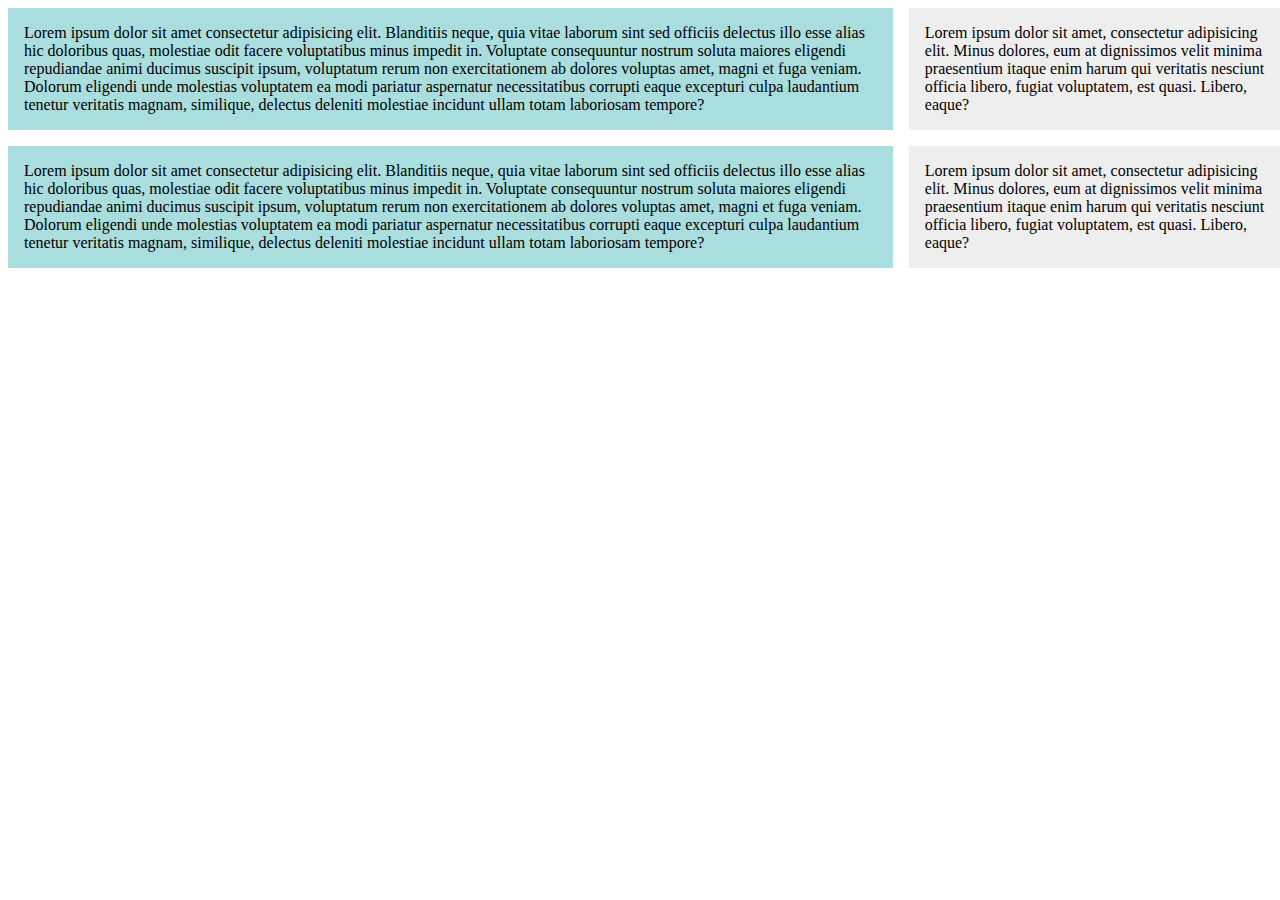
<file: cssgrid/index.html>
<!DOCTYPE html>
<html lang="en">
<head>
    <meta charset="UTF-8">
    <meta name="viewport" content="width=device-width, initial-scale=1.0">
    <title>CSS Grids</title>
    <style>

        .wrapper{
            display: grid;
            grid-template-columns: 70% 30%;
           /* grid-column-gap:1em;*/
           /* grid-row-gap:1em;*/
            /** grid- column-gap:
            grid-row-gap:1em;**/
            grid-gap:1em;
        }
        .wrapper > div{
            background: #eee;
            padding: 1em;
        }
        .wrapper > div:nth-child(odd){
            background: #add;
        }
    </style>
</head>
<body>
    <div class="wrapper">

        <div>
            Lorem ipsum dolor sit amet consectetur adipisicing elit. Blanditiis neque, quia vitae laborum sint sed officiis delectus illo esse alias hic doloribus quas, molestiae odit facere voluptatibus minus impedit in. Voluptate consequuntur nostrum soluta maiores eligendi repudiandae animi ducimus suscipit ipsum, voluptatum rerum non exercitationem ab dolores voluptas amet, magni et fuga veniam. Dolorum eligendi unde molestias voluptatem ea modi pariatur aspernatur necessitatibus corrupti eaque excepturi culpa laudantium tenetur veritatis magnam, similique, delectus deleniti molestiae incidunt ullam totam laboriosam tempore?
        </div>
        <div>
            Lorem ipsum dolor sit amet, consectetur adipisicing elit. Minus dolores, eum at dignissimos velit minima praesentium itaque enim harum qui veritatis nesciunt officia libero, fugiat voluptatem, est quasi. Libero, eaque?
        </div>
        <div>
            Lorem ipsum dolor sit amet consectetur adipisicing elit. Blanditiis neque, quia vitae laborum sint sed officiis delectus illo esse alias hic doloribus quas, molestiae odit facere voluptatibus minus impedit in. Voluptate consequuntur nostrum soluta maiores eligendi repudiandae animi ducimus suscipit ipsum, voluptatum rerum non exercitationem ab dolores voluptas amet, magni et fuga veniam. Dolorum eligendi unde molestias voluptatem ea modi pariatur aspernatur necessitatibus corrupti eaque excepturi culpa laudantium tenetur veritatis magnam, similique, delectus deleniti molestiae incidunt ullam totam laboriosam tempore?
        </div>
        <div>
            Lorem ipsum dolor sit amet, consectetur adipisicing elit. Minus dolores, eum at dignissimos velit minima praesentium itaque enim harum qui veritatis nesciunt officia libero, fugiat voluptatem, est quasi. Libero, eaque?
        </div>
    </div>
</body>
</html>
</file>
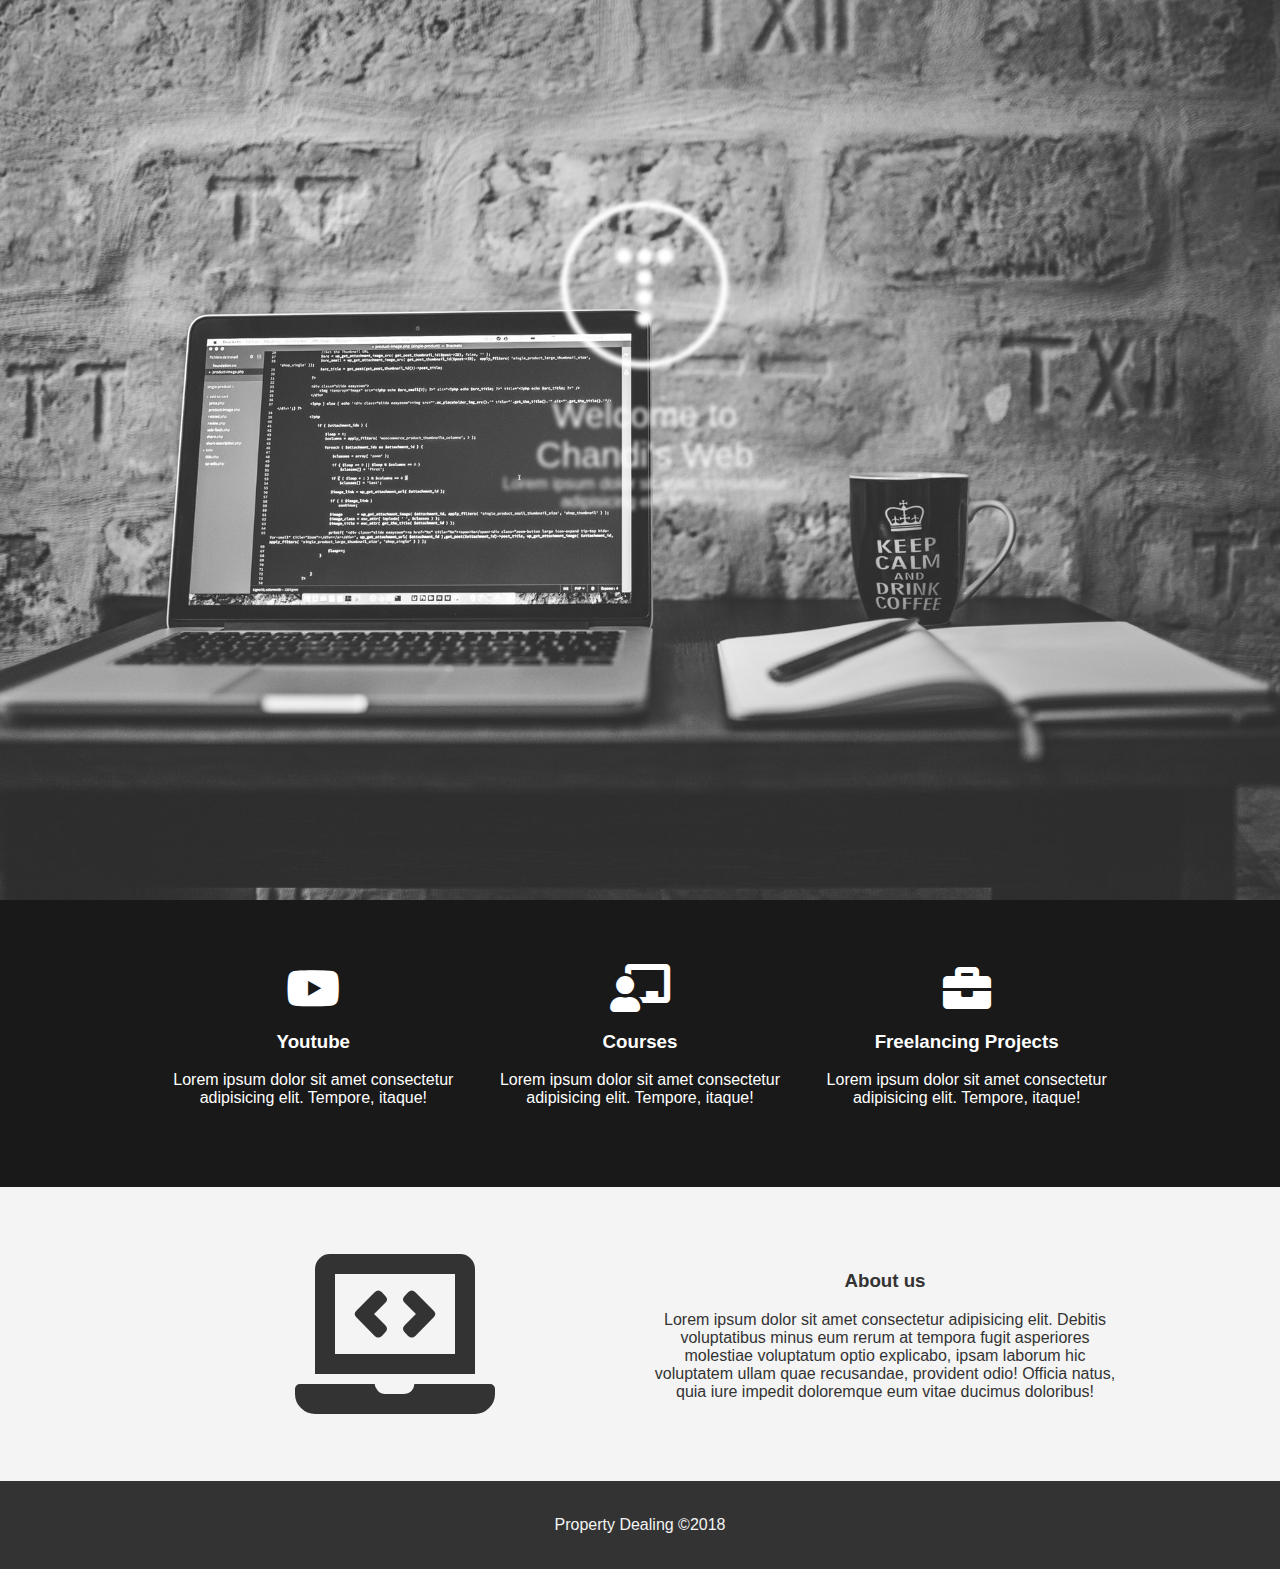
<file: elegant_blur_Landing/index.html>
<!DOCTYPE html>
<html lang="en">
<head>
    <meta charset="UTF-8">
    <meta name="viewport" content="width=device-width, initial-scale=1.0">
    <link rel="stylesheet" href="https://use.fontawesome.com/releases/v5.3.1/css/all.css">
    <link rel="stylesheet" href="../elegant_blur_Landing/css/style.css">
    <title>PROPERTY</title>
</head>
<body>
    <header class="showcase">
        <div class="content">
            <img src="../elegant_blur_Landing/img/logo.png" class="logo" alt="PROPERTY">
            <div class="title">
                Welcome to Chandi's Web
            </div>
            <div class="text">
                Lorem ipsum dolor sit amet, consectetur adipisicing elit. Id, error. 
            </div>
        </div>
    </header>
    <!-- services -->
    <section class="services">
        <div class="container grid-3 center">
            <div>
                <i class="fab fa-youtube fa-3x"></i>
                <h3>Youtube</h3>
                <p>Lorem ipsum dolor sit amet consectetur adipisicing elit. Tempore, itaque!</p>
            </div>
            <div>
                <i class="fas fa-chalkboard-teacher fa-3x"></i>
                <h3>Courses</h3>
                <p>Lorem ipsum dolor sit amet consectetur adipisicing elit. Tempore, itaque!</p>
            </div>
            <div>
                <i class="fas fa-briefcase fa-3x"></i>
                <h3>Freelancing Projects</h3>
                <p>Lorem ipsum dolor sit amet consectetur adipisicing elit. Tempore, itaque!</p>
            </div>
        </div>
    </section>

    <!-- about -->
    <section class="about bg-light">
        <div class="container">
            <div class="grid-2">
                <div class="center">
                    <i class="fas fa-laptop-code fa-10x"></i>
                </div>
                <div class="center">
                    <h3>About us</h3>
                    <p>Lorem ipsum dolor sit amet consectetur adipisicing elit. Debitis voluptatibus minus eum rerum at tempora fugit asperiores molestiae voluptatum optio explicabo, ipsam laborum hic voluptatem ullam quae recusandae, provident odio! Officia natus, quia iure impedit doloremque eum vitae ducimus doloribus!</p>
                </div>
            </div>
        </div>
    </section>
    <footer class="center bg-dark">
        <p>Property Dealing &copy;2018</p>

    </footer>
</body>
</html>
</file>
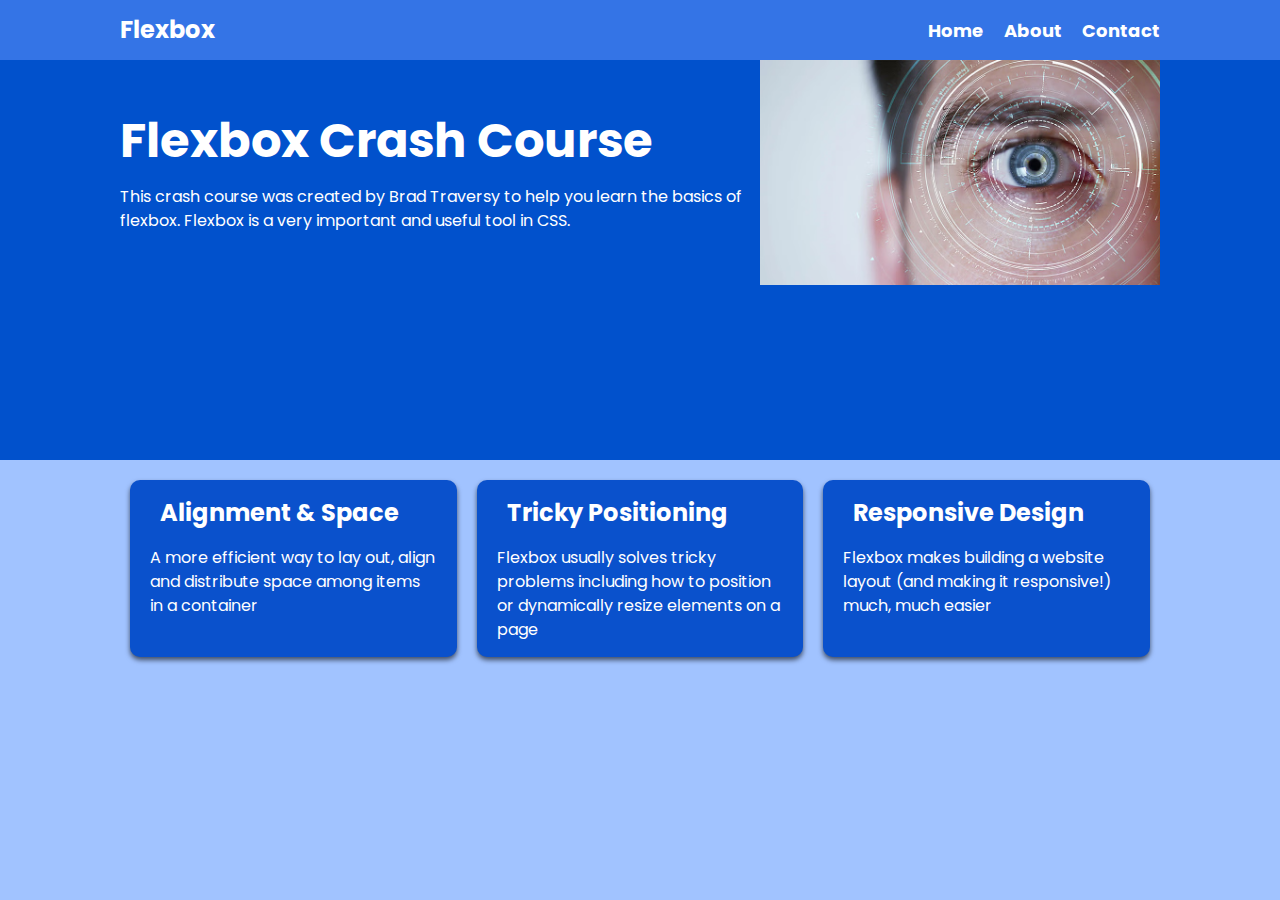
<file: flexbox/index.html>
<!DOCTYPE html>
<html lang="en">
  <head>
    <meta charset="UTF-8" />
    <meta http-equiv="X-UA-Compatible" content="IE=edge" />
    <meta name="viewport" content="width=device-width, initial-scale=1.0" />
    <link
      rel="stylesheet"
      href="https://pro.fontawesome.com/releases/v5.10.0/css/all.css"
      integrity="sha384-AYmEC3Yw5cVb3ZcuHtOA93w35dYTsvhLPVnYs9eStHfGJvOvKxVfELGroGkvsg+p"
      crossorigin="anonymous"
    />

    <link rel="stylesheet" href="style.css" />
    <title>Flexbox Crash Course</title>
  </head>
  <body>
    <nav class="navbar">
      <div class="container">
        <div class="logo">Flexbox</div>
        <ul class="nav">
          <li>
            <a href="#">Home</a>
          </li>
          <li>
            <a href="#">About</a>
          </li>
          <li>
            <a href="#">Contact</a>
          </li>
        </ul>
      </div>
    </nav>

    <header class="header">
      <div class="container">
        <div>
          <h1>Flexbox Crash Course</h1>
          <p>
            This crash course was created by Brad Traversy to help you learn the
            basics of flexbox. Flexbox is a very important and useful tool in
            CSS.
          </p>
        </div>
        <img src="grid.png" alt="" />
      </div>
    </header>

    <section class="boxes">
      <div class="container">
        <div class="box">
          <h2><i class="fas fa-arrows-alt-v"></i> Alignment & Space</h2>
          <p>
            A more efficient way to lay out, align and distribute space among
            items in a container
          </p>
        </div>

        <div class="box">
          <h2><i class="fas fa-arrows-alt"></i>Tricky Positioning</h2>
          <p>
            Flexbox usually solves tricky problems including how to position or
            dynamically resize elements on a page
          </p>
        </div>

        <div class="box">
          <h2><i class="fas fa-mobile"></i>Responsive Design</h2>
          <p>
            Flexbox makes building a website layout (and making it responsive!)
            much, much easier
          </p>
        </div>
      </div>
    </section>
  </body>
</html>
</file>
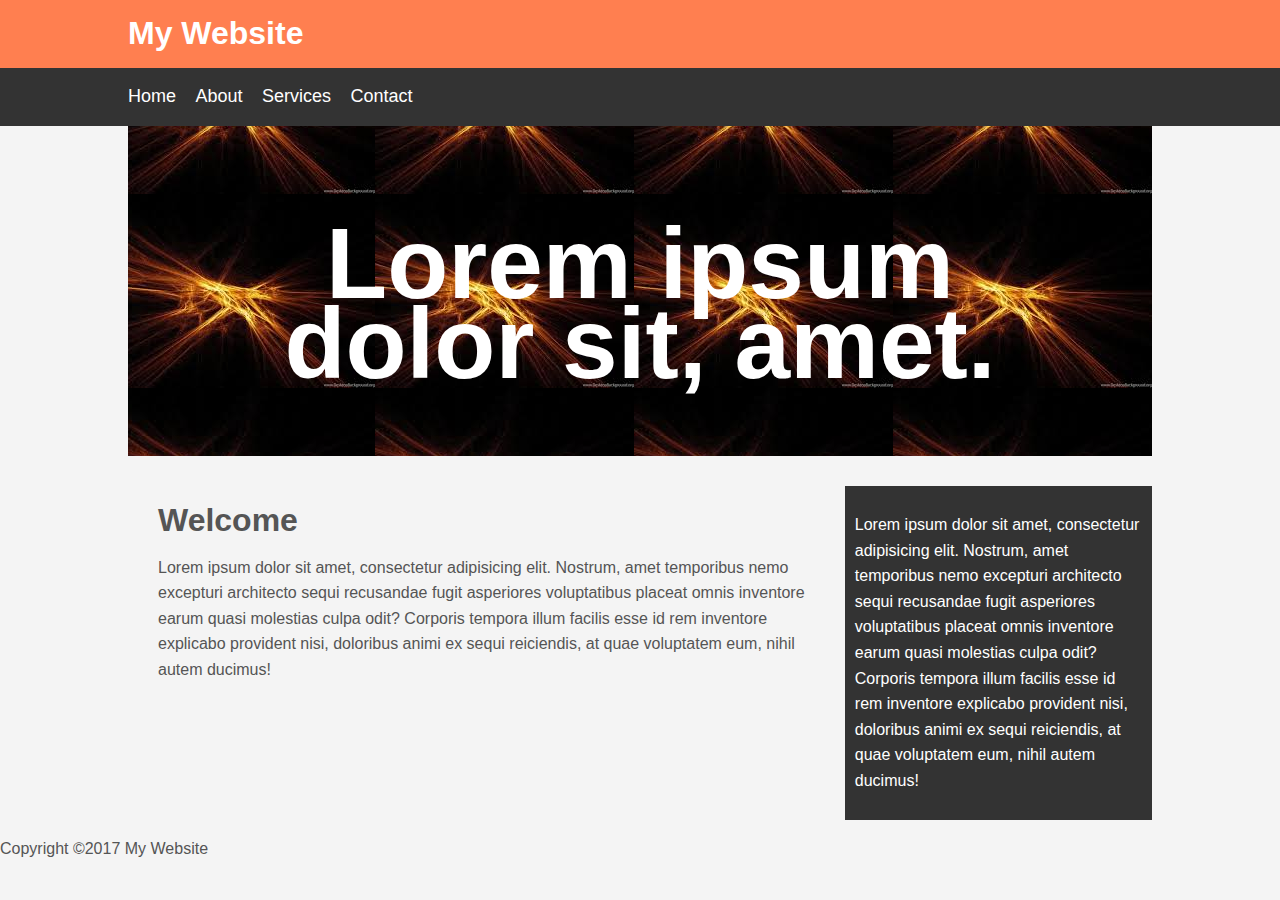
<file: mywebsite/index.html>
<!DOCTYPE html>
<html>
<head>
    
    <title>My Website</title>
    <link rel="stylesheet" href="./css/style.css">
</head>
<body>
    <header id="main-header">
      <div class="container">
        <h1>My Website</h1>
      </div>
    </header>

    <nav id="navbar">
        <div class="container">
           <ul>
               <li><a href="#">Home</a></li>
               <li><a href="#">About</a></li>
               <li><a href="#">Services</a></li>
               <li><a href="#">Contact</a></li>
           </ul>
        </div>
    </nav>
   <div class="container">
    <section id="showcase">
        <div class="container">
           <h1>Lorem ipsum dolor sit, amet.</h1>
    </div>
    </section>
    <section id="main">
        <h1>Welcome</h1>
        <p>  Lorem ipsum dolor sit amet, consectetur adipisicing elit.
             Nostrum, amet temporibus nemo excepturi architecto sequi 
             recusandae fugit asperiores voluptatibus placeat omnis 
             inventore earum quasi molestias culpa odit? Corporis tempora
             illum facilis esse id rem inventore explicabo provident nisi, 
             doloribus animi ex sequi reiciendis,
             at quae voluptatem eum, nihil autem ducimus!</p>
    </section>
    <aside id="sidebar">
        <p>  Lorem ipsum dolor sit amet, consectetur        
            adipisicing elit.
            Nostrum, amet temporibus nemo excepturi architecto sequi 
            recusandae fugit asperiores voluptatibus placeat omnis 
            inventore earum quasi molestias culpa odit? Corporis tempora
            illum facilis esse id rem inventore explicabo provident nisi, 
            doloribus animi ex sequi reiciendis,
            at quae voluptatem eum, nihil autem ducimus!</p>
    </aside>
    </div>

    <footer id="main-footer">
        <p>Copyright &copy;2017 My Website</p>
    </footer>
    
</body>
</html>
</file>
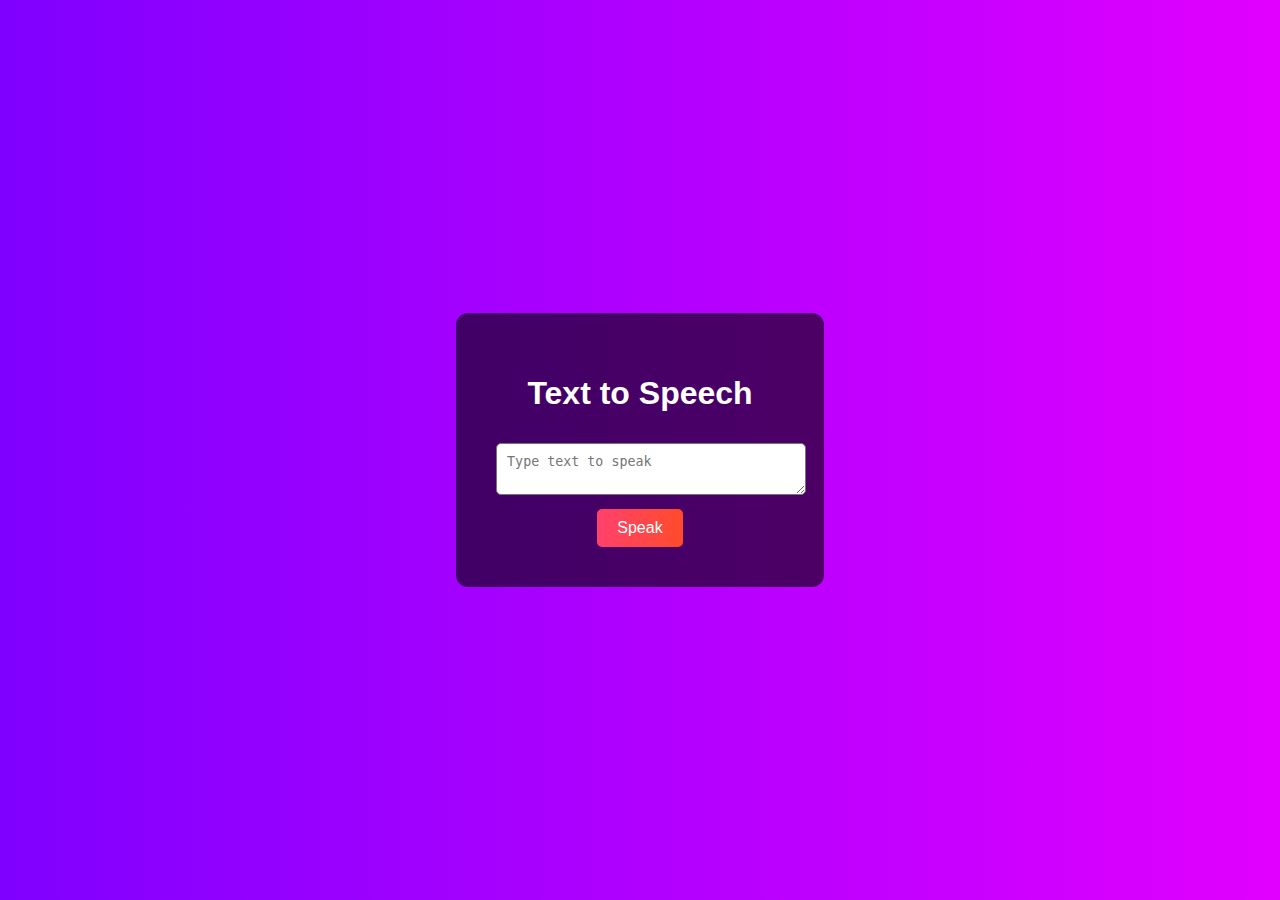
<file: text to speech/index.html>
<!DOCTYPE html>
<html lang="en">
<head>
    <meta charset="UTF-8">
    <meta name="viewport" content="width=device-width, initial-scale=1.0">
    <title>Document</title>
    <link rel="stylesheet" href="style.css">
</head>
<body>
    <div class="container">
        <h1>Text to Speech</h1>
        <textarea id="textArea" placeholder="Type text to speak"></textarea>
        <button id="speakButton">Speak</button>
      </div>
    <script src="./main.js"></script>
</body>
</html>
</file>
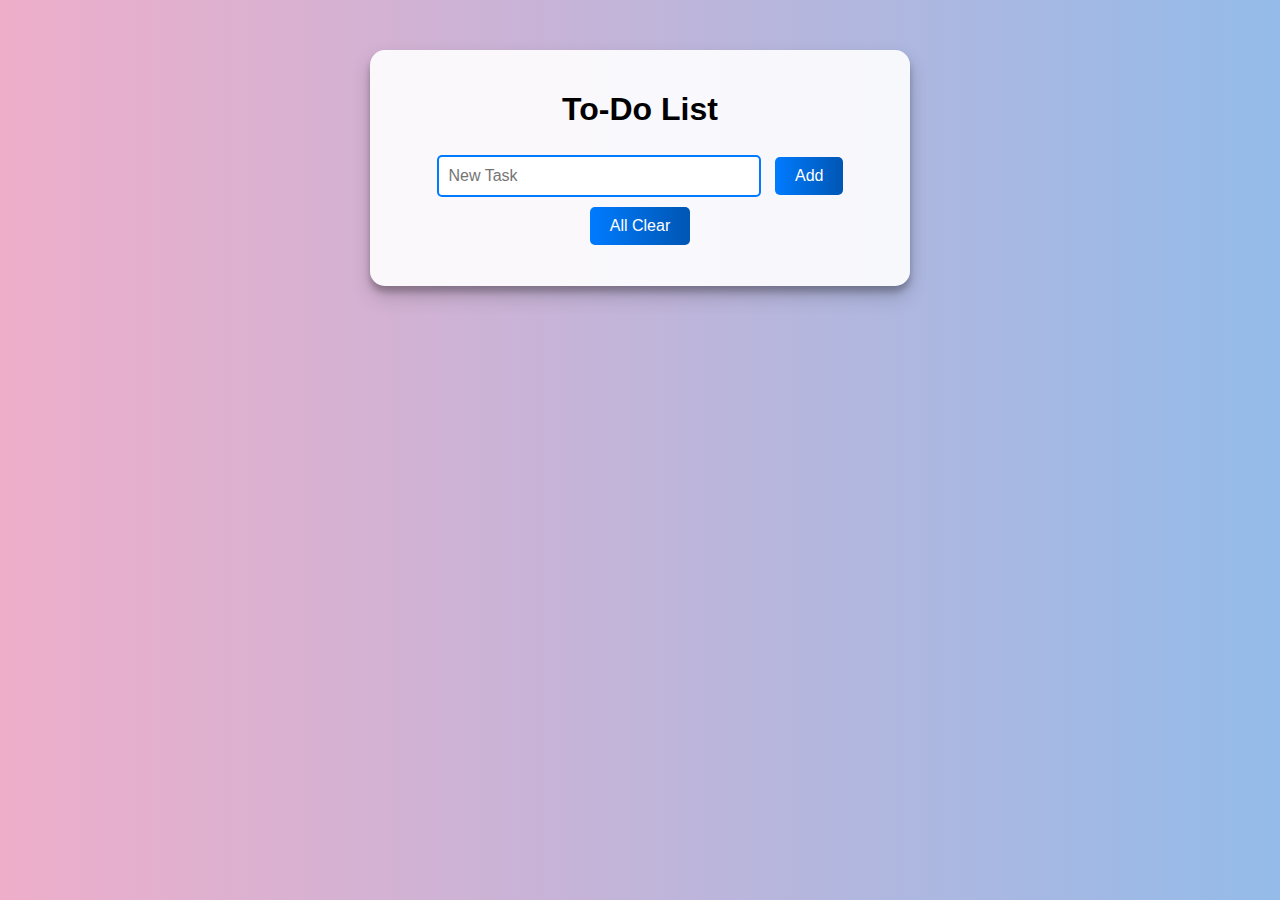
<file: todo list/index.html>
<!DOCTYPE html>
<html lang="en">
<head>
    <meta charset="UTF-8">
    <meta name="viewport" content="width=device-width, initial-scale=1.0">
    <title>Document</title>
    <link rel="stylesheet" href="./style.css">
</head>
<body>
<div id="todo-container">

    <h1>To-Do List</h1>
    <input type="text" id="taskInput" placeholder="New Task">
    <button onclick = "addTask()">Add</button>
    <button onclick = "clearAll ()">All Clear</button>
    <ul id = "taskList">

    </ul>
</div>

    <script src="./main.js"></script>
</body>
</html>
</file>
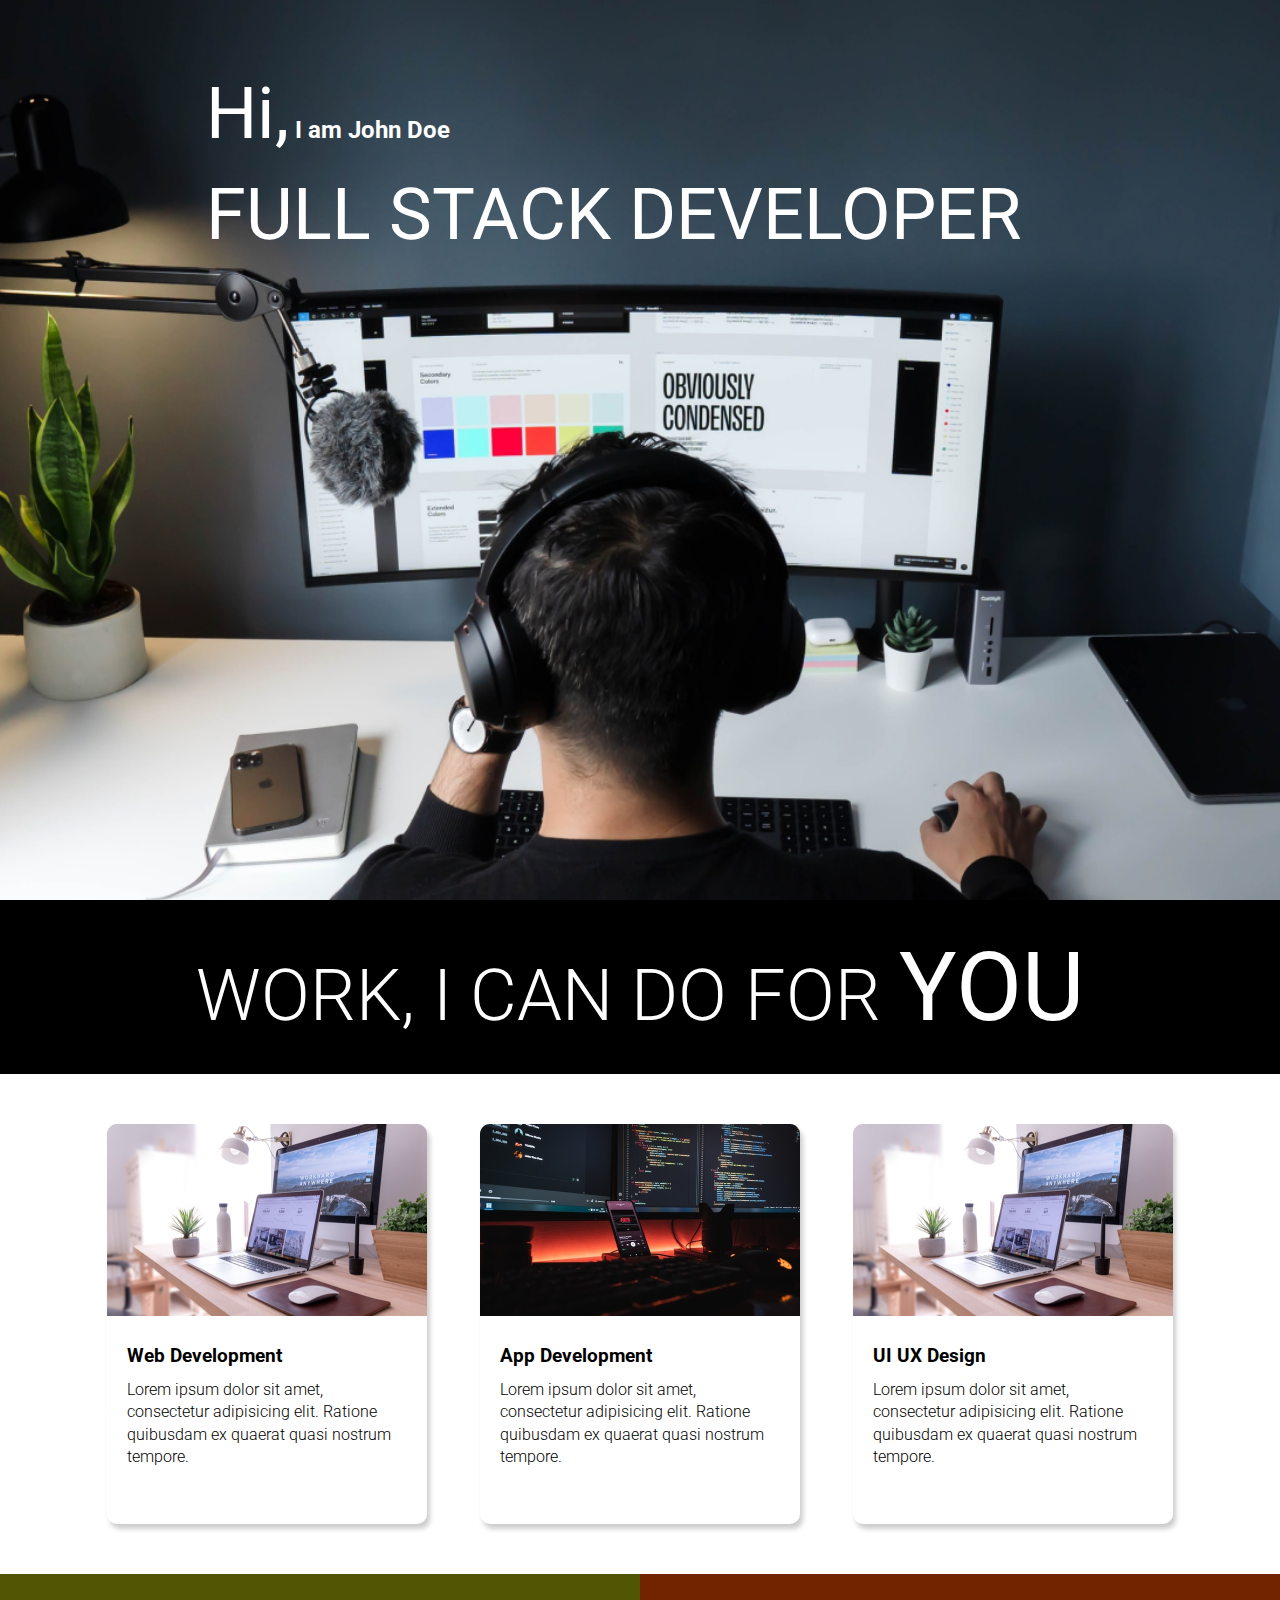
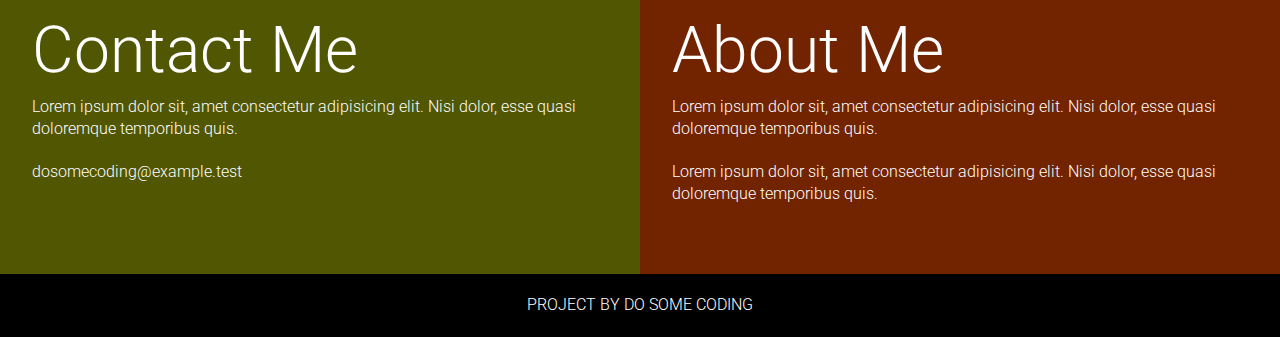
<file: Website/index.html>
<!DOCTYPE html>
<html lang="en">
  <head>
    <meta charset="UTF-8" />
    <meta http-equiv="X-UA-Compatible" content="IE=edge" />
    <meta name="viewport" content="width=device-width, initial-scale=1.0" />
    <title>Developer | Landing Page</title>
    <link rel="stylesheet" href="style.css" />
  </head>
  <body>
    <section class="hero_section">
      <div class="text_container">
        <h2><span class="lg_text">Hi,</span> I am John Doe</h2>
        <h1 class="lg_text">FULL STACK DEVELOPER</h1>
      </div>
    </section>
    <section class="black_box">
      <h2>WORK, I CAN DO FOR <span>YOU</span></h2>
    </section>
    <section class="work">
      <div class="grid_item">
        <div class="card">
          <div class="image_container">
            <img src="images/web.png" alt="web development" />
          </div>
          <div class="card_content">
            <h3>Web Development</h3>
            <p>
              Lorem ipsum dolor sit amet, consectetur adipisicing elit. Ratione
              quibusdam ex quaerat quasi nostrum tempore.
            </p>
          </div>
        </div>
      </div>
      <div class="grid_item">
        <div class="card">
          <div class="image_container">
            <img src="images/mobile.png" alt="app development" />
          </div>
          <div class="card_content">
            <h3>App Development</h3>
            <p>
              Lorem ipsum dolor sit amet, consectetur adipisicing elit. Ratione
              quibusdam ex quaerat quasi nostrum tempore.
            </p>
          </div>
        </div>
      </div>
      <div class="grid_item">
        <div class="card">
          <div class="image_container">
            <img src="images/web.png" alt="web development" />
          </div>
          <div class="card_content">
            <h3>UI UX Design</h3>
            <p>
              Lorem ipsum dolor sit amet, consectetur adipisicing elit. Ratione
              quibusdam ex quaerat quasi nostrum tempore.
            </p>
          </div>
        </div>
      </div>
    </section>
    <section class="bottom_section">
      <div class="contact">
        <h2>Contact Me</h2>
        <p>
          Lorem ipsum dolor sit, amet consectetur adipisicing elit. Nisi dolor,
          esse quasi doloremque temporibus quis.
        </p>
        <p>dosomecoding@example.test</p>
      </div>
      <div class="about">
        <h2>About Me</h2>

        <p>
          Lorem ipsum dolor sit, amet consectetur adipisicing elit. Nisi dolor,
          esse quasi doloremque temporibus quis.
        </p>
        <p>
          Lorem ipsum dolor sit, amet consectetur adipisicing elit. Nisi dolor,
          esse quasi doloremque temporibus quis.
        </p>
      </div>
    </section>
    <footer>Project By do some coding</footer>
  </body>
</html>
</file>
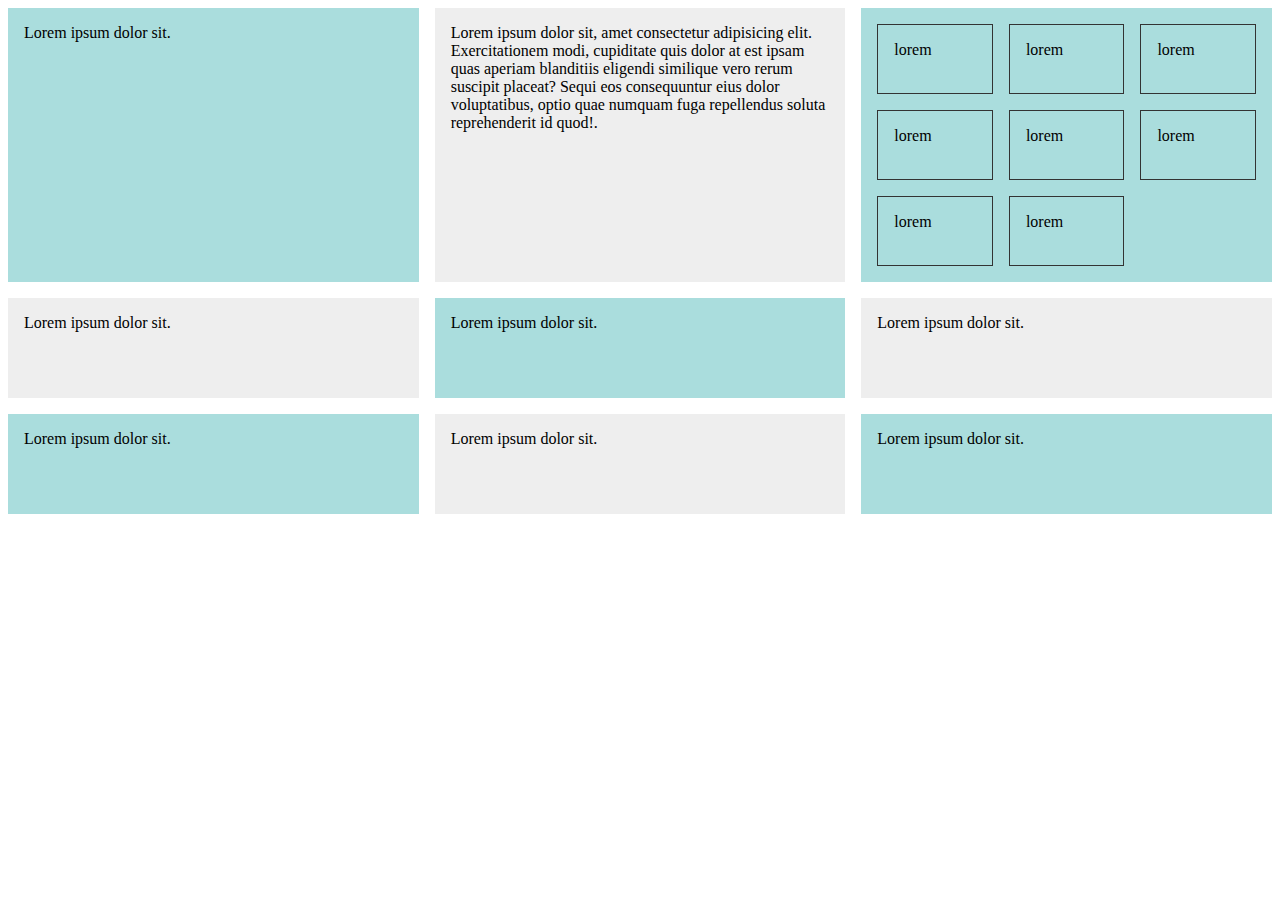
<file: cssgrid/index2.html>
<!DOCTYPE html>
<html lang="en">
<head>
    <title>CSS Grid</title>
    <style>
        .wrapper{
            display:grid;
            /* grid-template-columns: 1fr 2fr 1fr; */
            grid-template-columns:repeat(3,1fr);
            grid-gap: 1em;
          /*  grid-auto-rows: 100px; */
          grid-auto-rows: minmax(100px,auto);
        }
        .nested{
            display:grid;
            grid-template-columns:repeat(3,1fr);
            grid-auto-rows: 70px;
            grid-gap: 1em;

        }
            .wrapper > div{
                background: #eee;
                padding: 1em;
            }
            .wrapper > div:nth-child(odd){
                background: #add;
            }

            .nested > div{
                border:#333 1px solid;
                padding: 1em;
            }

          

    </style>
</head>
<body>
    <div class="wrapper">

        <div>
            Lorem ipsum dolor sit.
        </div>
        <div>
            Lorem ipsum dolor sit, amet consectetur adipisicing elit. Exercitationem modi, cupiditate quis dolor at est ipsam quas aperiam blanditiis eligendi similique vero rerum suscipit placeat? Sequi eos consequuntur eius dolor voluptatibus, optio quae numquam fuga repellendus soluta reprehenderit id quod!.
        </div>
        <div class="nested">
            <div>lorem</div>
            <div>lorem</div>
            <div>lorem</div>
            <div>lorem</div>
            <div>lorem</div>
            <div>lorem</div>
            <div>lorem</div>
            <div>lorem</div>
        </div>   
        <div>
            Lorem ipsum dolor sit.
        </div>
        <div>
            Lorem ipsum dolor sit.
        </div>
        <div>
            Lorem ipsum dolor sit.
        </div>
        <div>
            Lorem ipsum dolor sit.
        </div>
        <div>
            Lorem ipsum dolor sit.
        </div>
        <div>
            Lorem ipsum dolor sit.
        </div>        
     </div>
    
</body>
</html>
</file>
<file: elegant_blur_Landing/css/style.css>
body{
    background: rgba(0,0,0,0.9);
    margin: 0;
    color: #fff;
    font-family: 'Segoe UI', Tahoma, Geneva, Verdana, sans-serif;
}


.showcase::after {
    content: '';
    height: 100vh;
    width: 100%;
    background-image: url(../img/showcase.jpg);
    background-size: cover;
    background-repeat: no-repeat;
    background-position: center;
    display: block;
    filter: blur(10px);
    -webkit-filter: blur(10px);
    transition: all 1000ms;
}

.showcase:hover::after {
    filter: blur(0px);
    -webkit-filter: blur(0px);
    
}

.showcase:hover .content {
    filter: blur(2px);
    -webkit-filter: blur(2px);


}
.content {
    position: absolute;
    z-index: 1;
    top: 10%;
    left: 50%;
    margin-top: 105px;
    margin-left: -145px;
    width: 300px;
    height: 350px;
    text-align: center;
    transition: all 1000ms;

}

.content .logo{
 height: 180px;
 width: 180px;
}

.content .title {

    font-size: 2.2rem;
    margin-top: 1rem;
}

.content.text {
    line-height: 1.7;
    margin-top: 1rem;
    
}
.container {
    max-width: 960px;
    margin: auto;
    overflow: hidden;
    padding: 4rem 1rem;
}


.grid-3 {
    display: grid;
    grid-gap: 20px;
    grid-template-columns: repeat(3,1fr);

}

.grid-2{
    display: grid;
    grid-gap: 20px;
    grid-template-columns: repeat(2,1fr);
}

.center{
    text-align: center;
    margin: auto;
}

.bg-light {
    background: #f4f4f4;
    color: #333;
}

.bg-dark{
    background: #333;
    color: #f4f4f4;
}

footer{
    padding: 2.2rem;
}

footer p{
    margin: 0;
}

/* small screens */
@media(max-width:560px) {
.showcase::after{
    height: 50vh;
}

.content {
    top: 5%;
    margin-top: 5px;
}

.content  .logo {
    height: 140px;
    width: 140px;
}

.content .text {
    display: none;
}

.grid-3,
.grid-2{
    grid-template-columns: 1fr;

}

.serveces div {
    border-bottom: #333 dashed 1px;
    padding: 1.2rem 1 rem;
}

/* landscape */
@media  (max-height: 500px) {
    .content .title,
    .content .text {
        display: none;
    }
}

.content {
    top: 0;
}
}
</file>
<file: flexbox/style.css>
@import url('https://fonts.googleapis.com/css2?family=Poppins:wght@400;700&display=swap');

* {
  box-sizing: border-box;
  margin: 0;
  padding: 0;
}

body {
  font-family: 'Poppins', sans-serif;
  font-size: 16px;
  line-height: 1.5;
  color: #333;
  background: #a1c3ff;
}

img {
  max-width: 100%;
}

h1,
h2 {
  margin-bottom: 15px;
}

ul {
  list-style-type: none;
}

.container {
  max-width: 1100px;
  margin: 0 auto;
  padding: 0 30px;
}

.navbar {
  background: #3474e6;
  color: #fff;
  height: 60px;
}

.navbar .logo {
  font-size: x-large;
  font-weight: bold;
}

.navbar a {
  color: #fff;
  text-decoration: none;
  font-size: 18px;
  font-weight: bold;
}

.navbar a:hover {
  color: lightblue;
}

.navbar .container {
  display: flex;
  justify-content: space-between;
  align-items: center;
  height: 100%;
}

.navbar ul {
  display: flex;
}

.navbar ul li {
  margin-left: 20px;
}

.header {
  background-color: #0151cc;
  color: #fff;
  min-height: 400px;
}

.header h1 {
  font-size: 3rem;
  font-weight: bold;
  line-height: 1.2;
}

.header img {
  max-width: 400px;
}

.header .container {
  display: flex;
  align-items: center;
  justify-content: space-between;
}

.boxes .container {
  display: flex;
  justify-content: space-between;
}

.box {
  flex: 1;
  background: #0a51cc;
  color: #fff;
  border-radius: 10px;
  margin: 20px 10px;
  box-shadow: 0 3px 5px rgba(0, 0, 0, 0.6);
  padding: 15px 20px;
}

.box i {
  margin-right: 10px;
}

@media (max-width: 768px) {
  .header .container {
    flex-direction: column;
    padding-top: 20px;
    text-align: center;
  }

  .boxes .container {
    display: block;
    text-align: center;
  }
}
</file>
<file: mywebsite/css/style.css>
body{
    background-color: #f4f4f4;
    color: #555;
    font-family: Arial, Helvetica, sans-serif;
    font-size: 16px;
    line-height: 1.6em;
    margin: 0;
}

.container{
    width: 80%;
    margin: auto;
    overflow: hidden;
}

#main-header{
    background-color: coral;
    color: #fff;
}

#navbar{
    background-color: #333;
    color:#fff;
}

#navbar ul{
    padding: 0;
    list-style: none;
}

#navbar li{
    display: inline;
}

#navbar a{
    color: #fff;
    text-decoration: none;
    font-size: 18px;
    padding-right:15px;
}

#showcase{
    background-image: url('../images/showcase.jpg');
    background-position: center right;
    height: 300px;
    margin-bottom: 30px;
    text-align: center;
}

#showcase{
    color: #fff;
    font-size: 50px;
    line-height: 1.6em;
    padding-top: 30px;
}

#main{
    float: left;
    width: 70%;
    padding: 0 30px;
    box-sizing: border-box;
}

#sidebar{
    float: right;
    width: 30%;
    background: #333;
    color: #fff;
    padding: 10px;
    box-sizing: border-box;
}

main-footer{
    background: #333;
    color: #fff;
    text-align: center;
    padding: 20px;
    margin-top: 40px;
}

@media(max-width:600px) {
    #main{
        width: 100%;
        float: none;
    }

    #sidebar{
        width: 100%;
        float: none;
    }
    
}
</file>
<file: text to speech/style.css>
body {
    font-family: Arial, sans-serif;
    background: linear-gradient(to right, #7f00ff, #e100ff);
    color: white;
    display: flex;
    justify-content: center;
    align-items: center;
    height: 100vh;
    margin: 0;
  }
  
  .container {
    text-align: center;
    background-color: rgba(0, 0, 0, 0.6);
    padding: 40px;
    border-radius: 12px;
  }
  
  textarea {
    width: 100%;
    padding: 10px;
    margin: 10px 0;
    border-radius: 5px;
  }
  
  button {
    padding: 10px 20px;
    font-size: 16px;
    cursor: pointer;
    background: linear-gradient(to right, #ff416c, #ff4b2b);
    border: none;
    color: white;
    border-radius: 5px;
    transition: background 0.5s ease;
  }
  
  button:hover {
    background: linear-gradient(to right, #ff4b2b, #ff416c);
  }
</file>
<file: todo list/style.css>
body {
  font-family: "Arial", sans-serif;
  text-align: center;
  background: linear-gradient(
    90deg,
    rgba(238, 174, 202, 1) 0%,
    rgba(148, 187, 233, 1) 100%
  );
  margin: 0;
  padding: 0;
}

#todo-container {
  margin: 50px auto;
  padding: 20px;
  border-radius: 15px;
  background-color: rgba(255, 255, 255, 0.9);
  box-shadow: 0 10px 20px rgba(0, 0, 0, 0.19), 0 6px 6px rgba(0, 0, 0, 0.23);
  max-width: 500px;
  transition: all 0.3s ease-in-out;
}

#todo-container:hover {
  transform: scale(1.02);
}

input[type="text"] {
  margin: 5px;
  padding: 10px;
  width: 60%;
  font-size: 16px;
  border: 2px solid #007bff;
  border-radius: 5px;
}

button {
  padding: 10px 20px;
  margin: 5px;
  cursor: pointer;
  background: linear-gradient(90deg, #007bff, #0056b3);
  color: white;
  border: none;
  border-radius: 5px;
  font-size: 16px;
  transition: background 0.3s ease-in-out;
}

button:hover {
  background: linear-gradient(90deg, #0056b3, #007bff);
}

ul {
  list-style-type: none;
  padding: 0;
}

li {
  margin: 10px 0;
  background-color: #f1f1f1;
  padding: 10px;
  display: flex;
  justify-content: space-between;
  align-items: center;
  border-radius: 5px;
  transition: background 0.3s ease-in-out;
}

li:hover {
  background-color: #e1e1e1;
}

.remove-button {
  cursor: pointer;
  background: linear-gradient(90deg, #ff0000, #a30000);
  color: white;
  border: none;
  border-radius: 5px;
  padding: 5px 10px;
  font-size: 14px;
  transition: background 0.3s ease-in-out;
}

.remove-button:hover {
  background: linear-gradient(90deg, #a30000, #ff0000);
}
</file>
<file: Website/style.css>
@import url("https://fonts.googleapis.com/css2?family=Roboto:ital,wght@0,100;0,300;0,400;0,500;0,700;0,900;1,100;1,300;1,400;1,500;1,700;1,900&display=swap");
* {
  margin: 0;
  padding: 0;
  box-sizing: border-box;
}

html,
body {
  line-height: 1.4;
  font-weight: 300;
  font-family: "Roboto", sans-serif;
}

.hero_section {
  background-image: url(images/developer.png);
  min-height: 100vh;
  background-position: center;
  background-size: cover;
  background-repeat: no-repeat;
}
.text_container {
  color: white;
  max-width: 900px;
  margin: 0 auto;
  padding-top: 64px;
  padding-left: 16px;
}
.lg_text {
  font-size: 72px;
  font-weight: 400;
}
.black_box {
  background-color: #000;
  padding: 20px;
}
.black_box h2 {
  font-size: 72px;
  color: white;
  text-align: center;
  font-weight: 300;
}

.black_box h2 span {
  font-weight: 400;
  font-size: 96px;
}
.work {
  display: grid;
  gap: 20px;
  grid-template-columns: repeat(auto-fit, minmax(320px, 1fr));

  max-width: 1100px;
  margin: 50px auto;
}
.grid_item {
  display: flex;
  justify-content: center;
  align-items: center;
}
.card {
  max-width: 320px;
  height: 400px;
  border-radius: 10px;
  box-shadow: 3px 5px 5px rgba(1, 1, 1, 0.2);
  transition: 0.2s ease-in-out;
}
.card:hover {
  transform: scale(1.04);
  box-shadow: 3px 5px 5px rgba(1, 1, 1, 0.3);
  transition: 0.2s ease-in-out;
}
.card_content {
  padding: 20px;
}
.card_content h3 {
  margin-bottom: 10px;
}
.bottom_section {
  display: flex;
}
.contact {
  background-color: #515603;
}
.about {
  background-color: #722300;
}

.contact,
.about {
  min-height: 300px;
  padding: 32px;
  color: white;
}
.about h2,
.contact h2 {
  font-size: 64px;
  font-weight: 300;
}
.about p,
.contact p {
  margin-bottom: 20px;
}

footer {
  text-align: center;
  text-transform: uppercase;
  background-color: #000;
  padding: 20px;
  color: white;
}
@media (max-width: 786px) {
  .hero_section {
    min-height: 50vh;
  }
  .text_container {
    padding: 10px 0;
    text-align: center;
  }
  .lg_text {
    font-size: 32px;
  }
  .black_box h2 {
    font-size: 24px;
  }
  .black_box h2 span {
    font-weight: 400;
    font-size: 32px;
  }
  .bottom_section {
    flex-direction: column;
  }
  h1 {
    font-size: 32px;
  }
  .about h2,
  .contact h2 {
    font-size: 32px;
  }
}
</file>
